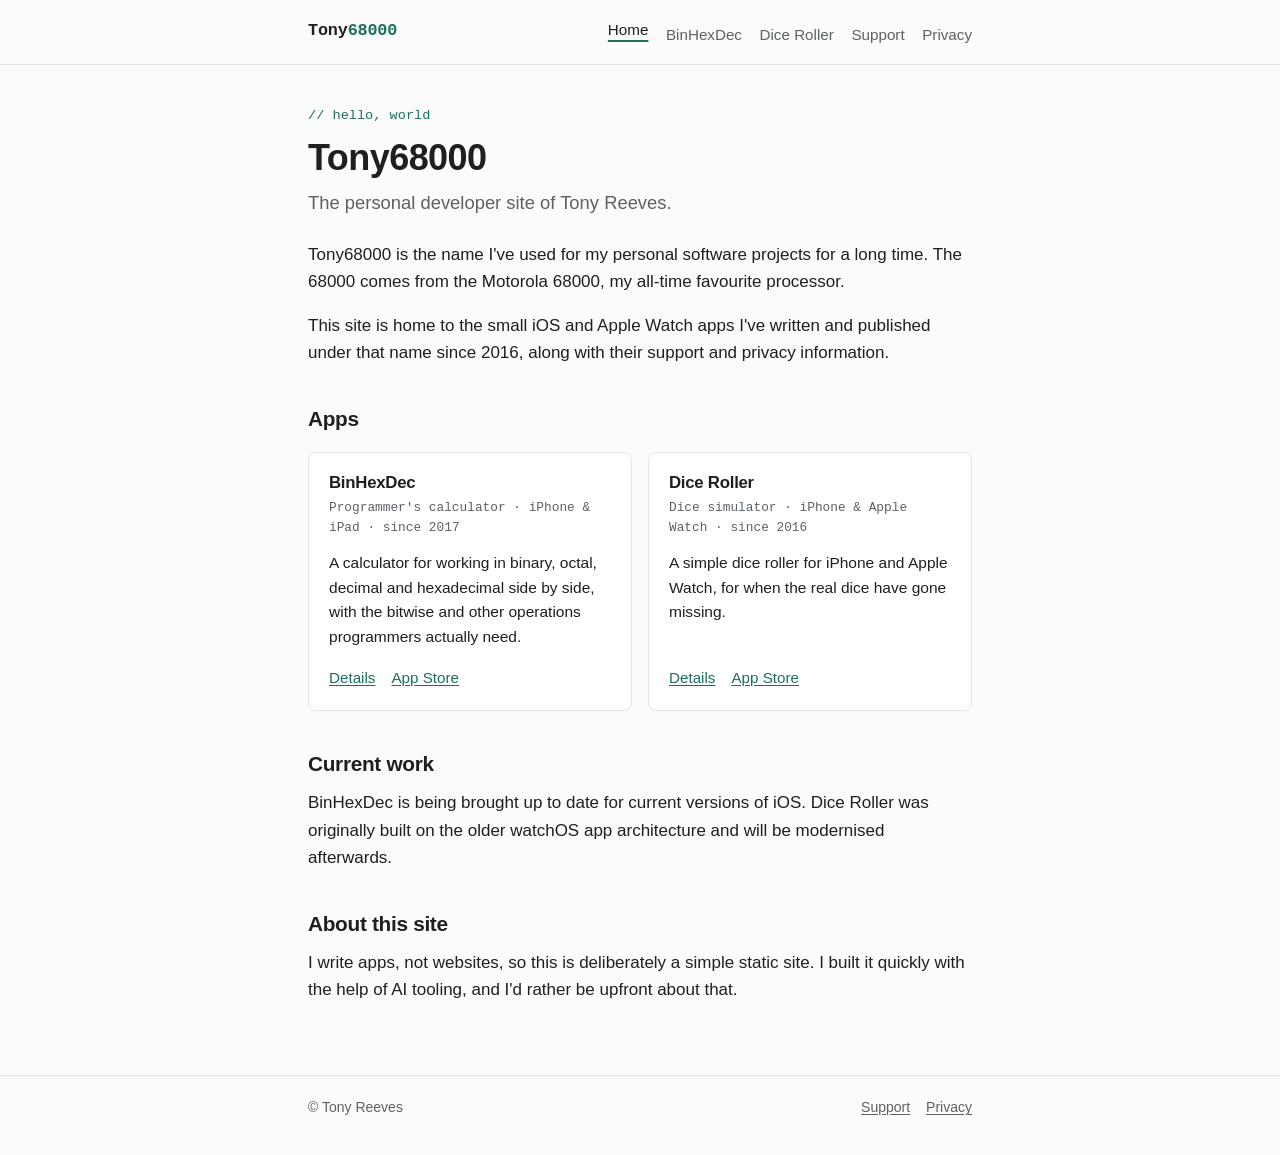
<file: index.html>
<!doctype html>
<html lang="en-GB">
<head>
  <meta charset="utf-8">
  <meta name="viewport" content="width=device-width, initial-scale=1, viewport-fit=cover">
  <title>Tony68000 — Tony Reeves, software developer</title>
  <meta name="description" content="Tony68000 is the personal developer site of Tony Reeves, maker of the iOS apps BinHexDec and Dice Roller.">
  <link rel="stylesheet" href="css/style.css">
</head>
<body>
  <header class="site-header">
    <div class="wrap">
      <a class="site-name" href="./">Tony<span>68000</span></a>
      <nav class="site-nav" aria-label="Main">
        <ul>
          <li><a href="./" aria-current="page">Home</a></li>
          <li><a href="binhexdec/">BinHexDec</a></li>
          <li><a href="dice-roller/">Dice Roller</a></li>
          <li><a href="support/">Support</a></li>
          <li><a href="privacy/">Privacy</a></li>
        </ul>
      </nav>
    </div>
  </header>

  <main>
    <div class="wrap">
      <p class="eyebrow">// hello, world</p>
      <h1>Tony68000</h1>
      <p class="lead">The personal developer site of Tony Reeves.</p>

      <p>Tony68000 is the name I've used for my personal software projects for a long time. The 68000 comes from the Motorola 68000, my all-time favourite processor.</p>
      <p>This site is home to the small iOS and Apple Watch apps I've written and published under that name since 2016, along with their support and privacy information.</p>

      <h2 id="apps">Apps</h2>
      <ul class="app-list">
        <li>
          <article class="app-card">
            <h3><a href="binhexdec/">BinHexDec</a></h3>
            <p class="platforms">Programmer's calculator · iPhone &amp; iPad · <time datetime="2017-04-20">since 2017</time></p>
            <p>A calculator for working in binary, octal, decimal and hexadecimal side by side, with the bitwise and other operations programmers actually need.</p>
            <p class="links">
              <a href="binhexdec/">Details</a>
              <a href="https://apps.apple.com/gb/app/id1227881350">App Store</a>
            </p>
          </article>
        </li>
        <li>
          <article class="app-card">
            <h3><a href="dice-roller/">Dice Roller</a></h3>
            <p class="platforms">Dice simulator · iPhone &amp; Apple Watch · <time datetime="2016-03-24">since 2016</time></p>
            <p>A simple dice roller for iPhone and Apple Watch, for when the real dice have gone missing.</p>
            <p class="links">
              <a href="dice-roller/">Details</a>
              <a href="https://apps.apple.com/gb/app/id1088311402">App Store</a>
            </p>
          </article>
        </li>
      </ul>

      <h2 id="status">Current work</h2>
      <p>BinHexDec is being brought up to date for current versions of iOS. Dice Roller was originally built on the older watchOS app architecture and will be modernised afterwards.</p>

      <h2 id="about-this-site">About this site</h2>
      <p>I write apps, not websites, so this is deliberately a simple static site. I built it quickly with the help of AI tooling, and I'd rather be upfront about that.</p>
    </div>
  </main>

  <footer class="site-footer">
    <div class="wrap">
      <p>&copy; Tony Reeves</p>
      <ul>
        <li><a href="support/">Support</a></li>
        <li><a href="privacy/">Privacy</a></li>
      </ul>
    </div>
  </footer>
</body>
</html>
</file>
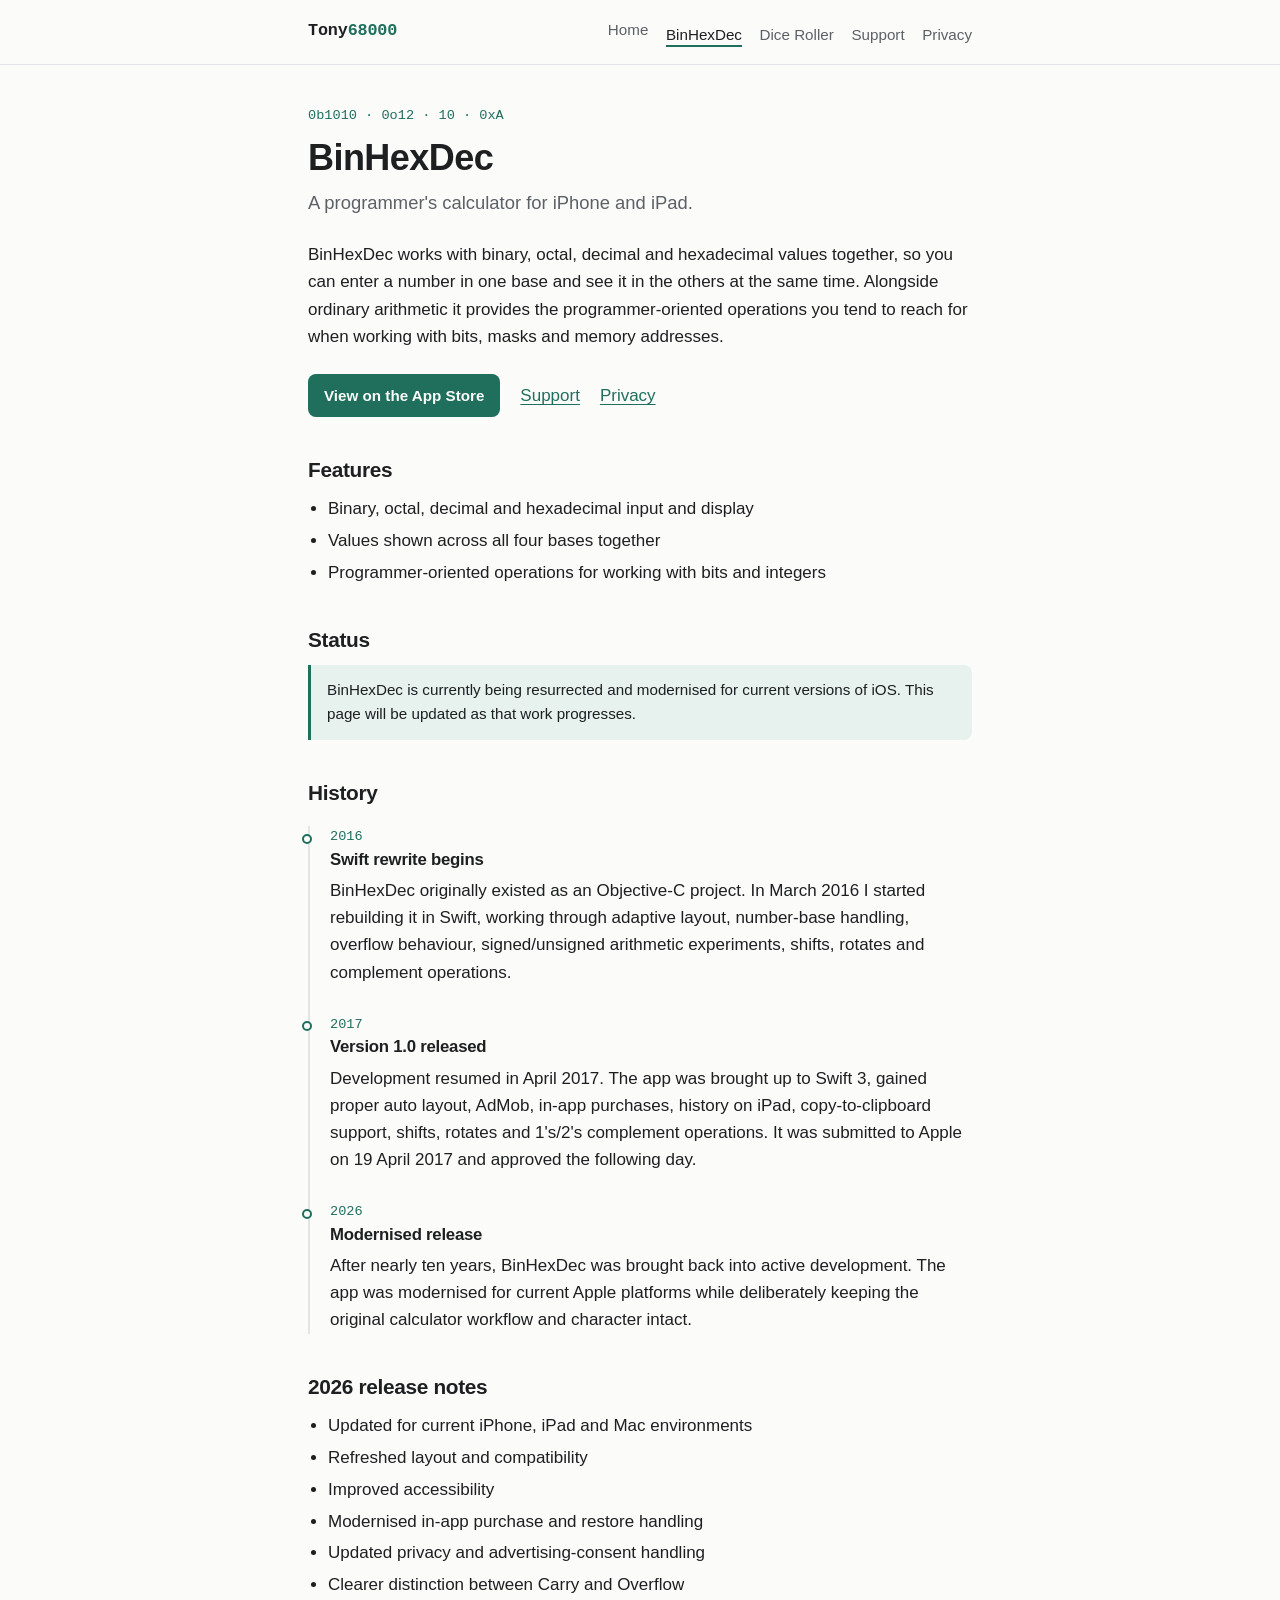
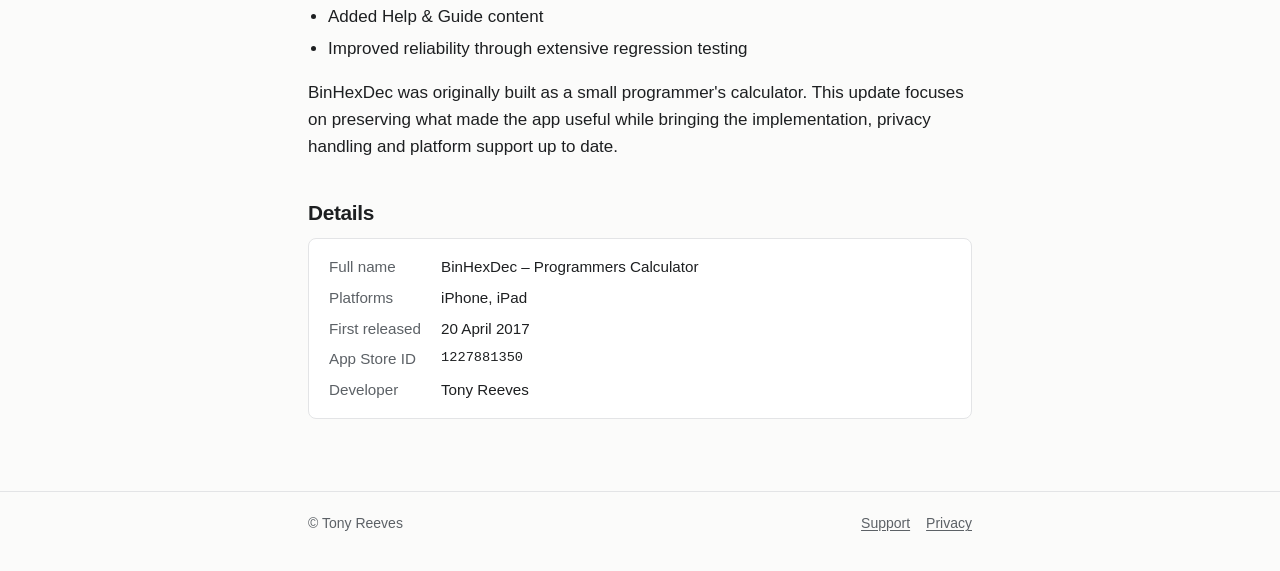
<file: binhexdec/index.html>
<!doctype html>
<html lang="en-GB">
<head>
  <meta charset="utf-8">
  <meta name="viewport" content="width=device-width, initial-scale=1, viewport-fit=cover">
  <title>BinHexDec — Programmers Calculator · Tony68000</title>
  <meta name="description" content="BinHexDec is a programmer's calculator for iPhone and iPad supporting binary, octal, decimal and hexadecimal values.">
  <link rel="stylesheet" href="../css/style.css">
</head>
<body>
  <header class="site-header">
    <div class="wrap">
      <a class="site-name" href="../">Tony<span>68000</span></a>
      <nav class="site-nav" aria-label="Main">
        <ul>
          <li><a href="../">Home</a></li>
          <li><a href="./" aria-current="page">BinHexDec</a></li>
          <li><a href="../dice-roller/">Dice Roller</a></li>
          <li><a href="../support/">Support</a></li>
          <li><a href="../privacy/">Privacy</a></li>
        </ul>
      </nav>
    </div>
  </header>

  <main>
    <div class="wrap">
      <p class="eyebrow">0b1010 · 0o12 · 10 · 0xA</p>
      <h1>BinHexDec</h1>
      <p class="lead">A programmer's calculator for iPhone and iPad.</p>

      <p>BinHexDec works with binary, octal, decimal and hexadecimal values together, so you can enter a number in one base and see it in the others at the same time. Alongside ordinary arithmetic it provides the programmer-oriented operations you tend to reach for when working with bits, masks and memory addresses.</p>

      <div class="actions">
        <a class="button" href="https://apps.apple.com/gb/app/id1227881350">View on the App Store</a>
        <a href="../support/#binhexdec">Support</a>
        <a href="../privacy/#binhexdec">Privacy</a>
      </div>

      <h2>Features</h2>
      <ul>
        <li>Binary, octal, decimal and hexadecimal input and display</li>
        <li>Values shown across all four bases together</li>
        <li>Programmer-oriented operations for working with bits and integers</li>
      </ul>

      <h2>Status</h2>
      <div class="note">
        <p>BinHexDec is currently being resurrected and modernised for current versions of iOS. This page will be updated as that work progresses.</p>
      </div>

      <h2 id="history">History</h2>
      <ol class="timeline">
        <li>
          <p class="timeline-year"><time datetime="2016">2016</time></p>
          <h3>Swift rewrite begins</h3>
          <p>BinHexDec originally existed as an Objective-C project. In March 2016 I started rebuilding it in Swift, working through adaptive layout, number-base handling, overflow behaviour, signed/unsigned arithmetic experiments, shifts, rotates and complement operations.</p>
        </li>
        <li>
          <p class="timeline-year"><time datetime="2017">2017</time></p>
          <h3>Version 1.0 released</h3>
          <p>Development resumed in April 2017. The app was brought up to Swift 3, gained proper auto layout, AdMob, in-app purchases, history on iPad, copy-to-clipboard support, shifts, rotates and 1's/2's complement operations. It was submitted to Apple on 19 April 2017 and approved the following day.</p>
        </li>
        <li>
          <p class="timeline-year"><time datetime="2026">2026</time></p>
          <h3>Modernised release</h3>
          <p>After nearly ten years, BinHexDec was brought back into active development. The app was modernised for current Apple platforms while deliberately keeping the original calculator workflow and character intact.</p>
        </li>
      </ol>

      <h2 id="release-notes">2026 release notes</h2>
      <ul>
        <li>Updated for current iPhone, iPad and Mac environments</li>
        <li>Refreshed layout and compatibility</li>
        <li>Improved accessibility</li>
        <li>Modernised in-app purchase and restore handling</li>
        <li>Updated privacy and advertising-consent handling</li>
        <li>Clearer distinction between Carry and Overflow</li>
        <li>Added Help &amp; Guide content</li>
        <li>Improved reliability through extensive regression testing</li>
      </ul>
      <p>BinHexDec was originally built as a small programmer's calculator. This update focuses on preserving what made the app useful while bringing the implementation, privacy handling and platform support up to date.</p>

      <h2>Details</h2>
      <dl class="facts">
        <dt>Full name</dt>
        <dd>BinHexDec – Programmers Calculator</dd>
        <dt>Platforms</dt>
        <dd>iPhone, iPad</dd>
        <dt>First released</dt>
        <dd><time datetime="2017-04-20">20 April 2017</time></dd>
        <dt>App Store ID</dt>
        <dd class="mono">1227881350</dd>
        <dt>Developer</dt>
        <dd>Tony Reeves</dd>
      </dl>
    </div>
  </main>

  <footer class="site-footer">
    <div class="wrap">
      <p>&copy; Tony Reeves</p>
      <ul>
        <li><a href="../support/">Support</a></li>
        <li><a href="../privacy/">Privacy</a></li>
      </ul>
    </div>
  </footer>
</body>
</html>
</file>
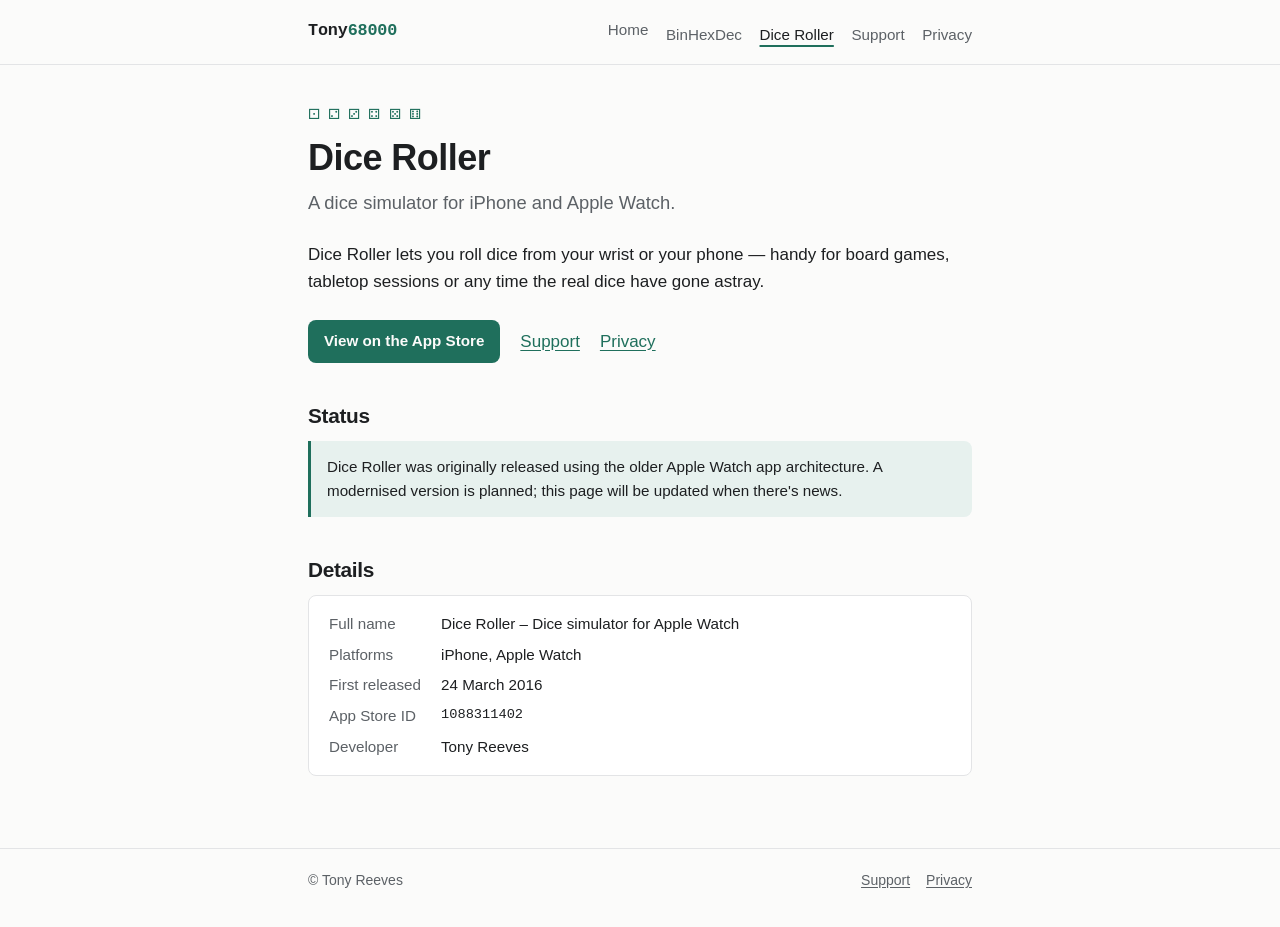
<file: dice-roller/index.html>
<!doctype html>
<html lang="en-GB">
<head>
  <meta charset="utf-8">
  <meta name="viewport" content="width=device-width, initial-scale=1, viewport-fit=cover">
  <title>Dice Roller — Dice simulator for Apple Watch · Tony68000</title>
  <meta name="description" content="Dice Roller is a dice simulator for iPhone and Apple Watch.">
  <link rel="stylesheet" href="../css/style.css">
</head>
<body>
  <header class="site-header">
    <div class="wrap">
      <a class="site-name" href="../">Tony<span>68000</span></a>
      <nav class="site-nav" aria-label="Main">
        <ul>
          <li><a href="../">Home</a></li>
          <li><a href="../binhexdec/">BinHexDec</a></li>
          <li><a href="./" aria-current="page">Dice Roller</a></li>
          <li><a href="../support/">Support</a></li>
          <li><a href="../privacy/">Privacy</a></li>
        </ul>
      </nav>
    </div>
  </header>

  <main>
    <div class="wrap">
      <p class="eyebrow">⚀ ⚁ ⚂ ⚃ ⚄ ⚅</p>
      <h1>Dice Roller</h1>
      <p class="lead">A dice simulator for iPhone and Apple Watch.</p>

      <p>Dice Roller lets you roll dice from your wrist or your phone — handy for board games, tabletop sessions or any time the real dice have gone astray.</p>

      <div class="actions">
        <a class="button" href="https://apps.apple.com/gb/app/id1088311402">View on the App Store</a>
        <a href="../support/#dice-roller">Support</a>
        <a href="../privacy/#dice-roller">Privacy</a>
      </div>

      <h2>Status</h2>
      <div class="note">
        <p>Dice Roller was originally released using the older Apple Watch app architecture. A modernised version is planned; this page will be updated when there's news.</p>
      </div>

      <h2>Details</h2>
      <dl class="facts">
        <dt>Full name</dt>
        <dd>Dice Roller – Dice simulator for Apple Watch</dd>
        <dt>Platforms</dt>
        <dd>iPhone, Apple Watch</dd>
        <dt>First released</dt>
        <dd><time datetime="2016-03-24">24 March 2016</time></dd>
        <dt>App Store ID</dt>
        <dd class="mono">1088311402</dd>
        <dt>Developer</dt>
        <dd>Tony Reeves</dd>
      </dl>
    </div>
  </main>

  <footer class="site-footer">
    <div class="wrap">
      <p>&copy; Tony Reeves</p>
      <ul>
        <li><a href="../support/">Support</a></li>
        <li><a href="../privacy/">Privacy</a></li>
      </ul>
    </div>
  </footer>
</body>
</html>
</file>
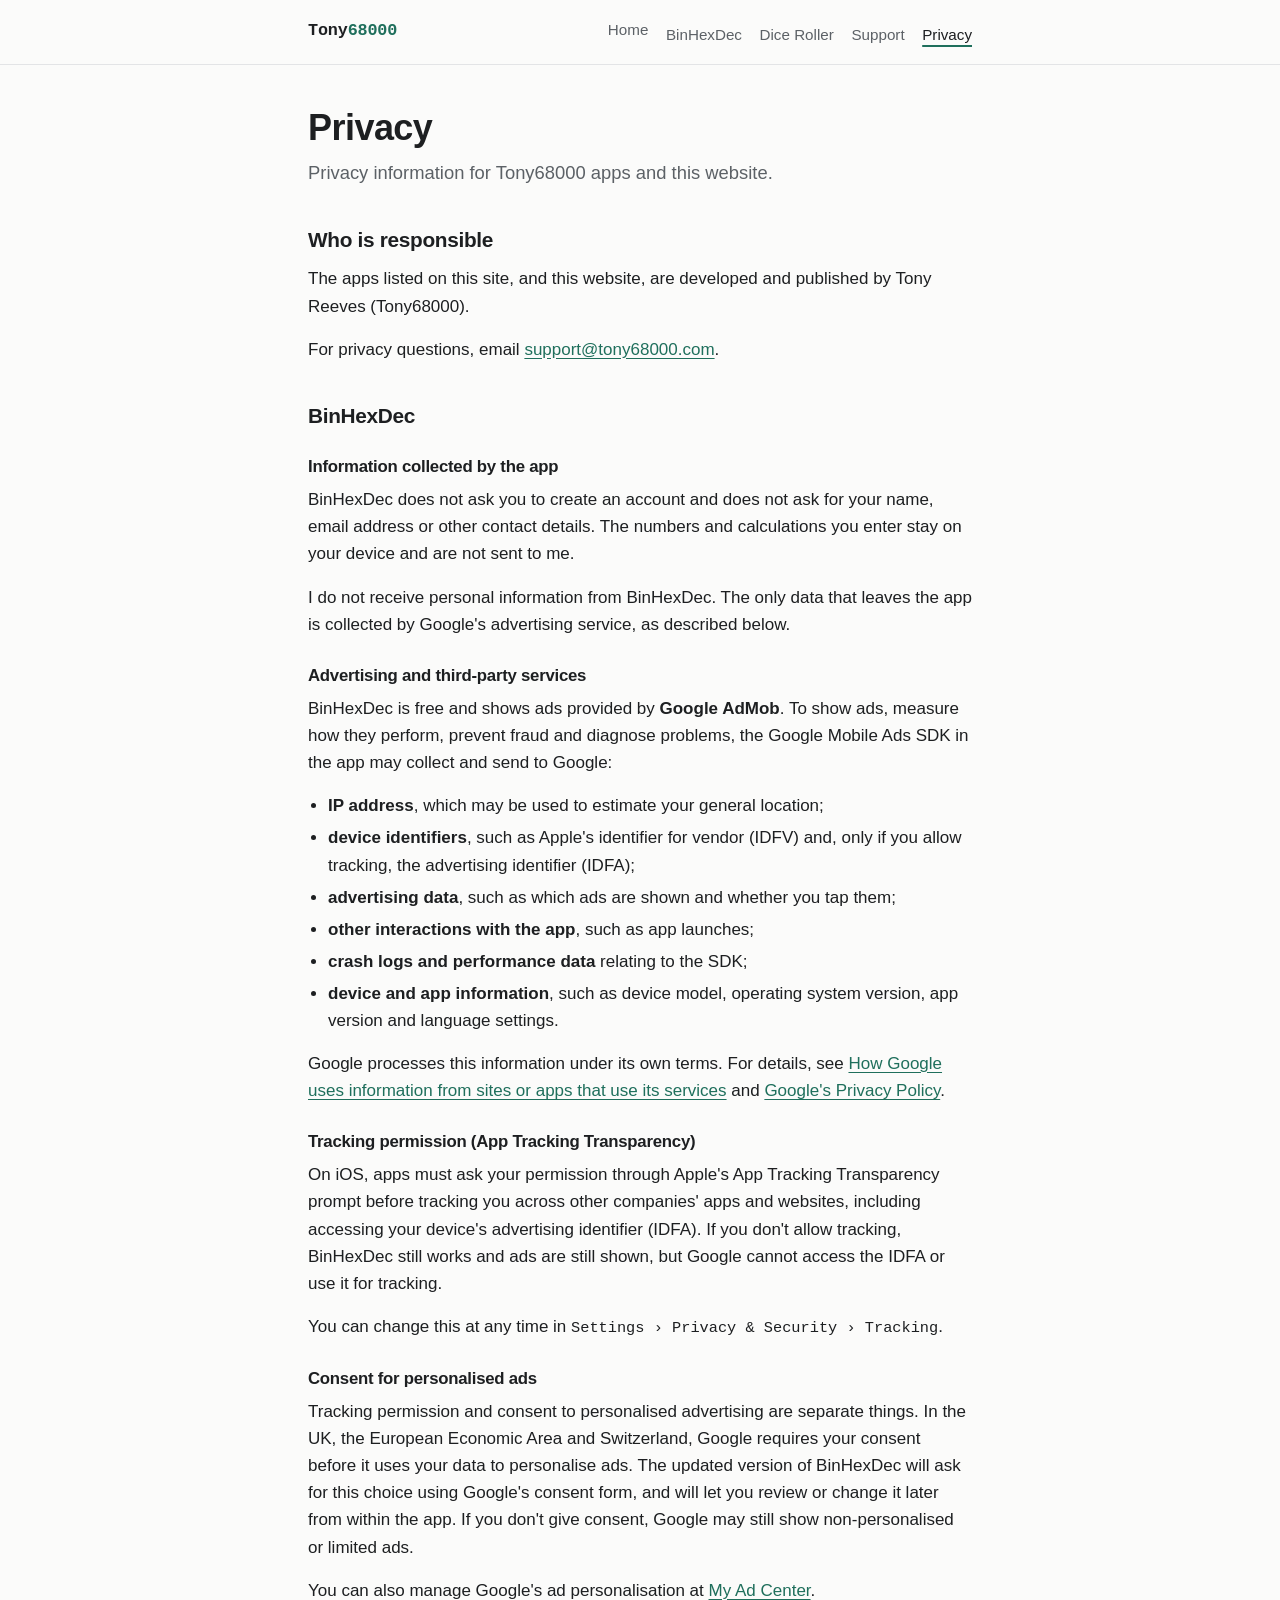
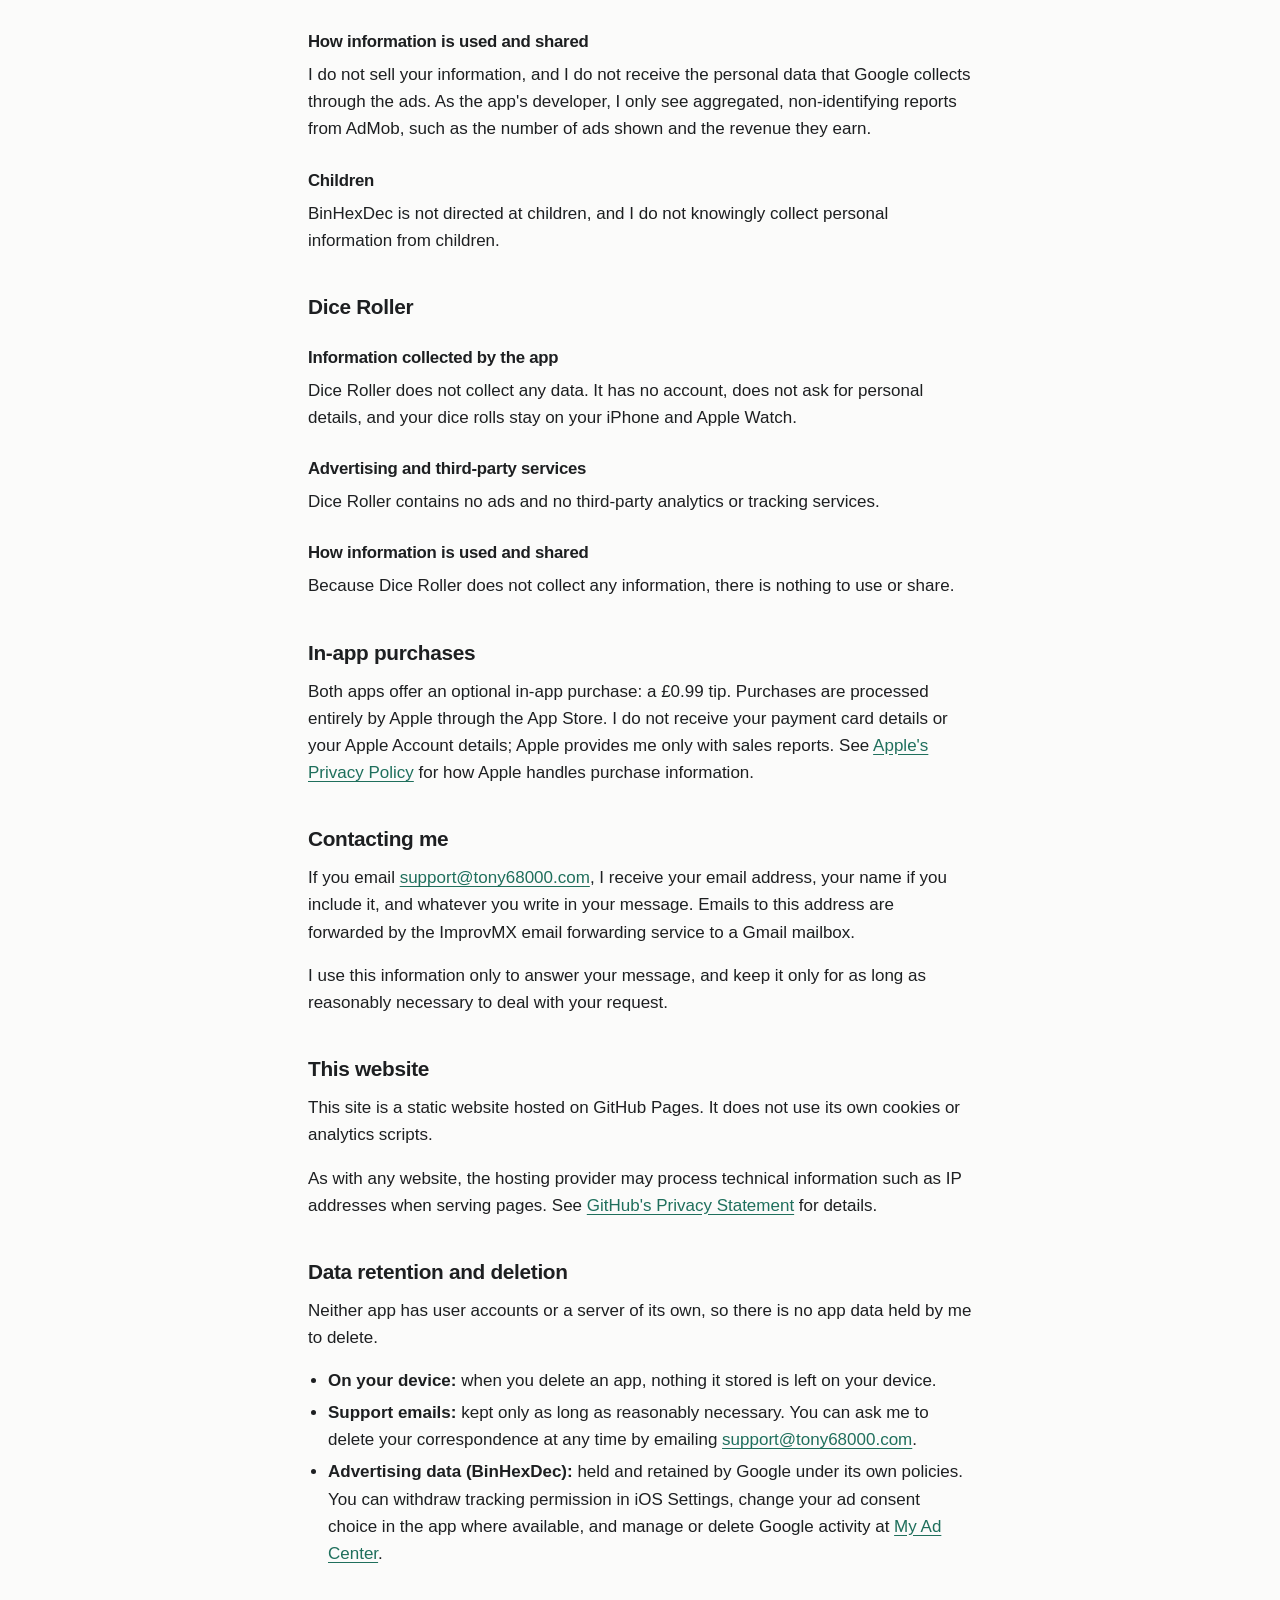
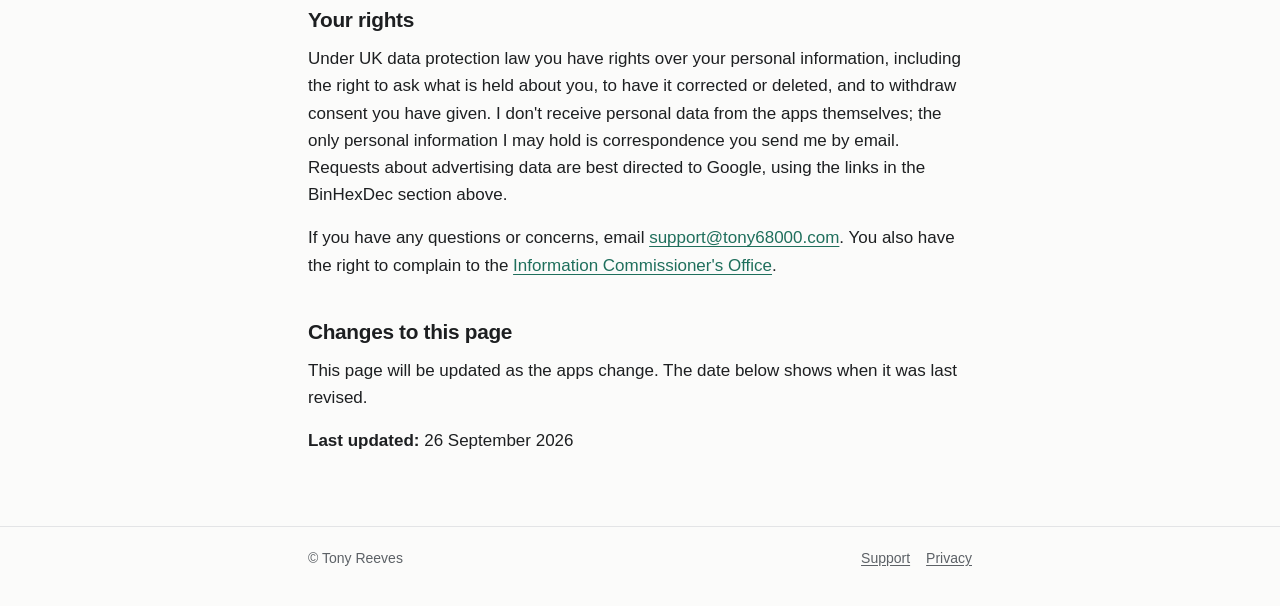
<file: privacy/index.html>
<!doctype html>
<html lang="en-GB">
<head>
  <meta charset="utf-8">
  <meta name="viewport" content="width=device-width, initial-scale=1, viewport-fit=cover">
  <title>Privacy · Tony68000</title>
  <meta name="description" content="Privacy information for BinHexDec, Dice Roller and the Tony68000 website.">
  <link rel="stylesheet" href="../css/style.css">
</head>
<body>
  <header class="site-header">
    <div class="wrap">
      <a class="site-name" href="../">Tony<span>68000</span></a>
      <nav class="site-nav" aria-label="Main">
        <ul>
          <li><a href="../">Home</a></li>
          <li><a href="../binhexdec/">BinHexDec</a></li>
          <li><a href="../dice-roller/">Dice Roller</a></li>
          <li><a href="../support/">Support</a></li>
          <li><a href="./" aria-current="page">Privacy</a></li>
        </ul>
      </nav>
    </div>
  </header>

  <main>
    <div class="wrap">
      <h1>Privacy</h1>
      <p class="lead">Privacy information for Tony68000 apps and this website.</p>

      <h2 id="who">Who is responsible</h2>
      <p>The apps listed on this site, and this website, are developed and published by Tony Reeves (Tony68000).</p>
      <p>For privacy questions, email <a href="mailto:support@tony68000.com">support@tony68000.com</a>.</p>

      <h2 id="binhexdec">BinHexDec</h2>
      <h3>Information collected by the app</h3>
      <p>BinHexDec does not ask you to create an account and does not ask for your name, email address or other contact details. The numbers and calculations you enter stay on your device and are not sent to me.</p>
      <p>I do not receive personal information from BinHexDec. The only data that leaves the app is collected by Google's advertising service, as described below.</p>

      <h3>Advertising and third-party services</h3>
      <p>BinHexDec is free and shows ads provided by <strong>Google AdMob</strong>. To show ads, measure how they perform, prevent fraud and diagnose problems, the Google Mobile Ads SDK in the app may collect and send to Google:</p>
      <ul>
        <li><strong>IP address</strong>, which may be used to estimate your general location;</li>
        <li><strong>device identifiers</strong>, such as Apple's identifier for vendor (IDFV) and, only if you allow tracking, the advertising identifier (IDFA);</li>
        <li><strong>advertising data</strong>, such as which ads are shown and whether you tap them;</li>
        <li><strong>other interactions with the app</strong>, such as app launches;</li>
        <li><strong>crash logs and performance data</strong> relating to the SDK;</li>
        <li><strong>device and app information</strong>, such as device model, operating system version, app version and language settings.</li>
      </ul>
      <p>Google processes this information under its own terms. For details, see <a href="https://policies.google.com/technologies/partner-sites">How Google uses information from sites or apps that use its services</a> and <a href="https://policies.google.com/privacy">Google's Privacy Policy</a>.</p>

      <h3>Tracking permission (App Tracking Transparency)</h3>
      <p>On iOS, apps must ask your permission through Apple's App Tracking Transparency prompt before tracking you across other companies' apps and websites, including accessing your device's advertising identifier (IDFA). If you don't allow tracking, BinHexDec still works and ads are still shown, but Google cannot access the IDFA or use it for tracking.</p>
      <p>You can change this at any time in <span class="mono">Settings › Privacy &amp; Security › Tracking</span>.</p>

      <h3>Consent for personalised ads</h3>
      <p>Tracking permission and consent to personalised advertising are separate things. In the UK, the European Economic Area and Switzerland, Google requires your consent before it uses your data to personalise ads. The updated version of BinHexDec will ask for this choice using Google's consent form, and will let you review or change it later from within the app. If you don't give consent, Google may still show non-personalised or limited ads.</p>
      <p>You can also manage Google's ad personalisation at <a href="https://myadcenter.google.com/">My Ad Center</a>.</p>

      <h3>How information is used and shared</h3>
      <p>I do not sell your information, and I do not receive the personal data that Google collects through the ads. As the app's developer, I only see aggregated, non-identifying reports from AdMob, such as the number of ads shown and the revenue they earn.</p>

      <h3>Children</h3>
      <p>BinHexDec is not directed at children, and I do not knowingly collect personal information from children.</p>

      <h2 id="dice-roller">Dice Roller</h2>
      <h3>Information collected by the app</h3>
      <p>Dice Roller does not collect any data. It has no account, does not ask for personal details, and your dice rolls stay on your iPhone and Apple Watch.</p>

      <h3>Advertising and third-party services</h3>
      <p>Dice Roller contains no ads and no third-party analytics or tracking services.</p>

      <h3>How information is used and shared</h3>
      <p>Because Dice Roller does not collect any information, there is nothing to use or share.</p>

      <h2 id="purchases">In-app purchases</h2>
      <p>Both apps offer an optional in-app purchase: a £0.99 tip. Purchases are processed entirely by Apple through the App Store. I do not receive your payment card details or your Apple Account details; Apple provides me only with sales reports. See <a href="https://www.apple.com/legal/privacy/">Apple's Privacy Policy</a> for how Apple handles purchase information.</p>

      <h2 id="contact">Contacting me</h2>
      <p>If you email <a href="mailto:support@tony68000.com">support@tony68000.com</a>, I receive your email address, your name if you include it, and whatever you write in your message. Emails to this address are forwarded by the ImprovMX email forwarding service to a Gmail mailbox.</p>
      <p>I use this information only to answer your message, and keep it only for as long as reasonably necessary to deal with your request.</p>

      <h2 id="website">This website</h2>
      <p>This site is a static website hosted on GitHub Pages. It does not use its own cookies or analytics scripts.</p>
      <p>As with any website, the hosting provider may process technical information such as IP addresses when serving pages. See <a href="https://docs.github.com/en/site-policy/privacy-policies/github-general-privacy-statement">GitHub's Privacy Statement</a> for details.</p>

      <h2 id="retention">Data retention and deletion</h2>
      <p>Neither app has user accounts or a server of its own, so there is no app data held by me to delete.</p>
      <ul>
        <li><strong>On your device:</strong> when you delete an app, nothing it stored is left on your device.</li>
        <li><strong>Support emails:</strong> kept only as long as reasonably necessary. You can ask me to delete your correspondence at any time by emailing <a href="mailto:support@tony68000.com">support@tony68000.com</a>.</li>
        <li><strong>Advertising data (BinHexDec):</strong> held and retained by Google under its own policies. You can withdraw tracking permission in iOS Settings, change your ad consent choice in the app where available, and manage or delete Google activity at <a href="https://myadcenter.google.com/">My Ad Center</a>.</li>
      </ul>

      <h2 id="rights">Your rights</h2>
      <p>Under UK data protection law you have rights over your personal information, including the right to ask what is held about you, to have it corrected or deleted, and to withdraw consent you have given. I don't receive personal data from the apps themselves; the only personal information I may hold is correspondence you send me by email. Requests about advertising data are best directed to Google, using the links in the BinHexDec section above.</p>
      <p>If you have any questions or concerns, email <a href="mailto:support@tony68000.com">support@tony68000.com</a>. You also have the right to complain to the <a href="https://ico.org.uk/">Information Commissioner's Office</a>.</p>

      <h2 id="changes">Changes to this page</h2>
      <p>This page will be updated as the apps change. The date below shows when it was last revised.</p>
      <p><strong>Last updated:</strong> 26 September 2026</p>
    </div>
  </main>

  <footer class="site-footer">
    <div class="wrap">
      <p>&copy; Tony Reeves</p>
      <ul>
        <li><a href="../support/">Support</a></li>
        <li><a href="./">Privacy</a></li>
      </ul>
    </div>
  </footer>
</body>
</html>
</file>
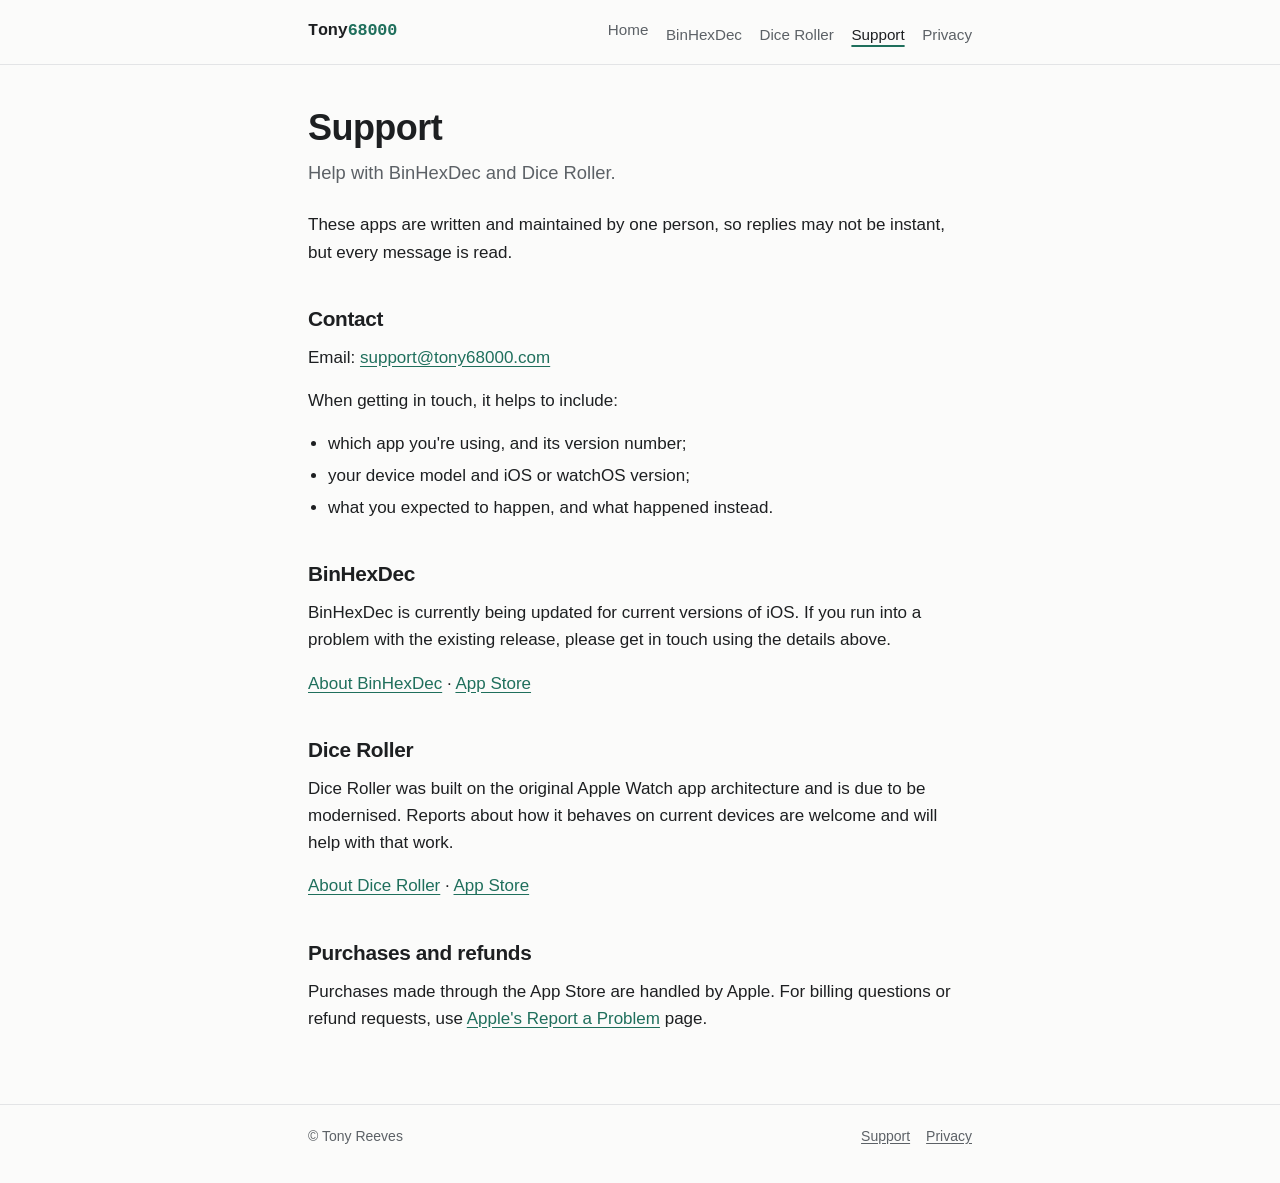
<file: support/index.html>
<!doctype html>
<html lang="en-GB">
<head>
  <meta charset="utf-8">
  <meta name="viewport" content="width=device-width, initial-scale=1, viewport-fit=cover">
  <title>Support · Tony68000</title>
  <meta name="description" content="Support for BinHexDec and Dice Roller, iOS apps by Tony Reeves.">
  <link rel="stylesheet" href="../css/style.css">
</head>
<body>
  <header class="site-header">
    <div class="wrap">
      <a class="site-name" href="../">Tony<span>68000</span></a>
      <nav class="site-nav" aria-label="Main">
        <ul>
          <li><a href="../">Home</a></li>
          <li><a href="../binhexdec/">BinHexDec</a></li>
          <li><a href="../dice-roller/">Dice Roller</a></li>
          <li><a href="./" aria-current="page">Support</a></li>
          <li><a href="../privacy/">Privacy</a></li>
        </ul>
      </nav>
    </div>
  </header>

  <main>
    <div class="wrap">
      <h1>Support</h1>
      <p class="lead">Help with BinHexDec and Dice Roller.</p>

      <p>These apps are written and maintained by one person, so replies may not be instant, but every message is read.</p>

      <h2 id="contact">Contact</h2>
      <p>Email: <a href="mailto:support@tony68000.com">support@tony68000.com</a></p>

      <p>When getting in touch, it helps to include:</p>
      <ul>
        <li>which app you're using, and its version number;</li>
        <li>your device model and iOS or watchOS version;</li>
        <li>what you expected to happen, and what happened instead.</li>
      </ul>

      <h2 id="binhexdec">BinHexDec</h2>
      <p>BinHexDec is currently being updated for current versions of iOS. If you run into a problem with the existing release, please get in touch using the details above.</p>
      <p><a href="../binhexdec/">About BinHexDec</a> · <a href="https://apps.apple.com/gb/app/id1227881350">App Store</a></p>

      <h2 id="dice-roller">Dice Roller</h2>
      <p>Dice Roller was built on the original Apple Watch app architecture and is due to be modernised. Reports about how it behaves on current devices are welcome and will help with that work.</p>
      <p><a href="../dice-roller/">About Dice Roller</a> · <a href="https://apps.apple.com/gb/app/id1088311402">App Store</a></p>

      <h2 id="purchases">Purchases and refunds</h2>
      <p>Purchases made through the App Store are handled by Apple. For billing questions or refund requests, use <a href="https://reportaproblem.apple.com/">Apple's Report a Problem</a> page.</p>
    </div>
  </main>

  <footer class="site-footer">
    <div class="wrap">
      <p>&copy; Tony Reeves</p>
      <ul>
        <li><a href="./">Support</a></li>
        <li><a href="../privacy/">Privacy</a></li>
      </ul>
    </div>
  </footer>
</body>
</html>
</file>
<file: css/style.css>
/* Tony68000 — common stylesheet */

:root {
  --bg: #fbfbfa;
  --surface: #ffffff;
  --text: #1d1f21;
  --muted: #5c6166;
  --border: #e3e4e6;
  --accent: #1f6f5c;
  --accent-soft: #e7f1ee;
  --code-bg: #f1f2f3;

  --font-sans: -apple-system, BlinkMacSystemFont, "Segoe UI", Roboto, "Helvetica Neue", Arial, sans-serif;
  --font-mono: ui-monospace, SFMono-Regular, "SF Mono", Menlo, Consolas, "Liberation Mono", monospace;

  --measure: 44rem;
  --radius: 8px;
  color-scheme: light;
}

@media (prefers-color-scheme: dark) {
  :root {
    --bg: #141618;
    --surface: #1b1e21;
    --text: #e4e6e8;
    --muted: #9aa1a8;
    --border: #2c3035;
    --accent: #5cc2a6;
    --accent-soft: #1d2e29;
    --code-bg: #22262a;
    color-scheme: dark;
  }
}

*,
*::before,
*::after {
  box-sizing: border-box;
}

html {
  -webkit-text-size-adjust: 100%;
}

body {
  margin: 0;
  background: var(--bg);
  color: var(--text);
  font-family: var(--font-sans);
  font-size: 1.0625rem;
  line-height: 1.6;
  display: flex;
  flex-direction: column;
  min-height: 100vh;
}

.wrap {
  width: 100%;
  max-width: var(--measure);
  margin: 0 auto;
  padding-inline: 1.25rem;
}

/* Header */

.site-header {
  border-bottom: 1px solid var(--border);
  padding-top: env(safe-area-inset-top, 0px);
}

.site-header .wrap {
  display: flex;
  flex-wrap: wrap;
  align-items: baseline;
  justify-content: space-between;
  gap: 0.5rem 1.5rem;
  padding-block: 1rem;
}

.site-name {
  font-family: var(--font-mono);
  font-weight: 600;
  font-size: 1.05rem;
  color: var(--text);
  text-decoration: none;
  letter-spacing: -0.01em;
}

.site-name span {
  color: var(--accent);
}

.site-nav ul {
  display: flex;
  flex-wrap: wrap;
  gap: 0.25rem 1.1rem;
  margin: 0;
  padding: 0;
  list-style: none;
}

.site-nav a {
  color: var(--muted);
  text-decoration: none;
  font-size: 0.95rem;
}

.site-nav a:hover,
.site-nav a[aria-current="page"] {
  color: var(--text);
}

.site-nav a[aria-current="page"] {
  text-decoration: underline;
  text-decoration-color: var(--accent);
  text-underline-offset: 0.3em;
  text-decoration-thickness: 2px;
}

/* Main content */

main {
  flex: 1;
  padding-block: 2.5rem 3.5rem;
}

h1,
h2,
h3 {
  line-height: 1.25;
  letter-spacing: -0.015em;
}

h1 {
  font-size: clamp(1.7rem, 4vw + 0.5rem, 2.25rem);
  margin: 0 0 0.5rem;
}

h2 {
  font-size: 1.3rem;
  margin: 2.5rem 0 0.75rem;
}

h3 {
  font-size: 1.05rem;
  margin: 1.75rem 0 0.5rem;
}

p,
ul,
ol,
dl {
  margin: 0 0 1rem;
}

ul,
ol {
  padding-left: 1.25rem;
}

li + li {
  margin-top: 0.3rem;
}

a {
  color: var(--accent);
  text-underline-offset: 0.15em;
}

a:hover {
  text-decoration-thickness: 2px;
}

code,
.mono {
  font-family: var(--font-mono);
  font-size: 0.9em;
}

code {
  background: var(--code-bg);
  padding: 0.1em 0.35em;
  border-radius: 4px;
}

hr {
  border: 0;
  border-top: 1px solid var(--border);
  margin: 2.5rem 0;
}

.lead {
  font-size: 1.15rem;
  color: var(--muted);
  margin-bottom: 1.5rem;
}

.eyebrow {
  font-family: var(--font-mono);
  font-size: 0.85rem;
  color: var(--accent);
  margin: 0 0 0.5rem;
}

/* App cards (home page) */

.app-list {
  display: grid;
  gap: 1rem;
  margin: 1.25rem 0 0;
  padding: 0;
  list-style: none;
}

@media (min-width: 40rem) {
  .app-list {
    grid-template-columns: 1fr 1fr;
  }
}

.app-list li + li {
  margin-top: 0;
}

.app-card {
  display: flex;
  flex-direction: column;
  height: 100%;
  background: var(--surface);
  border: 1px solid var(--border);
  border-radius: var(--radius);
  padding: 1.25rem;
}

.app-card h3 {
  margin: 0 0 0.25rem;
}

.app-card h3 a {
  color: var(--text);
  text-decoration: none;
}

.app-card h3 a:hover {
  color: var(--accent);
}

.app-card .platforms {
  font-family: var(--font-mono);
  font-size: 0.8rem;
  color: var(--muted);
  margin-bottom: 0.75rem;
}

.app-card p {
  font-size: 0.97rem;
}

.app-card .links {
  margin-top: auto;
  margin-bottom: 0;
  display: flex;
  flex-wrap: wrap;
  gap: 0.5rem 1rem;
  font-size: 0.95rem;
}

/* Fact table (app pages) */

.facts {
  display: grid;
  grid-template-columns: max-content 1fr;
  gap: 0.4rem 1.25rem;
  background: var(--surface);
  border: 1px solid var(--border);
  border-radius: var(--radius);
  padding: 1rem 1.25rem;
  font-size: 0.95rem;
}

.facts dt {
  color: var(--muted);
}

.facts dd {
  margin: 0;
}

@media (max-width: 26rem) {
  .facts {
    grid-template-columns: 1fr;
    gap: 0;
  }

  .facts dd {
    margin-bottom: 0.6rem;
  }
}

/* Timeline (app history) */

.timeline {
  list-style: none;
  margin: 1.25rem 0 0;
  padding: 0 0 0 1.25rem;
  border-left: 2px solid var(--border);
}

.timeline li {
  position: relative;
}

.timeline li + li {
  margin-top: 1.75rem;
}

.timeline li::before {
  content: "";
  position: absolute;
  left: calc(-1.25rem - 8px);
  top: 0.45em;
  width: 10px;
  height: 10px;
  border-radius: 50%;
  background: var(--bg);
  border: 2px solid var(--accent);
}

.timeline-year {
  font-family: var(--font-mono);
  font-size: 0.85rem;
  color: var(--accent);
  margin: 0;
}

.timeline h3 {
  margin: 0.1rem 0 0.4rem;
}

.timeline li > :last-child {
  margin-bottom: 0;
}

/* Buttons */

.button {
  display: inline-block;
  background: var(--accent);
  color: var(--bg);
  text-decoration: none;
  font-weight: 600;
  font-size: 0.95rem;
  padding: 0.6rem 1rem;
  border-radius: var(--radius);
}

.button:hover {
  filter: brightness(1.08);
}

.actions {
  display: flex;
  flex-wrap: wrap;
  gap: 0.75rem 1.25rem;
  align-items: center;
  margin: 1.5rem 0;
}

/* Notes and placeholders */

.note {
  background: var(--accent-soft);
  border-left: 3px solid var(--accent);
  border-radius: 0 var(--radius) var(--radius) 0;
  padding: 0.85rem 1rem;
  font-size: 0.95rem;
}

.note > :last-child {
  margin-bottom: 0;
}

.placeholder {
  color: var(--muted);
  font-style: italic;
}

/* Footer */

.site-footer {
  border-top: 1px solid var(--border);
  color: var(--muted);
  font-size: 0.875rem;
  padding-bottom: env(safe-area-inset-bottom, 0px);
}

.site-footer .wrap {
  display: flex;
  flex-wrap: wrap;
  justify-content: space-between;
  gap: 0.5rem 1.5rem;
  padding-block: 1.25rem;
}

.site-footer ul {
  display: flex;
  flex-wrap: wrap;
  gap: 0.25rem 1rem;
  margin: 0;
  padding: 0;
  list-style: none;
}

.site-footer li + li {
  margin-top: 0;
}

.site-footer a {
  color: var(--muted);
}

.site-footer a:hover {
  color: var(--text);
}
</file>
